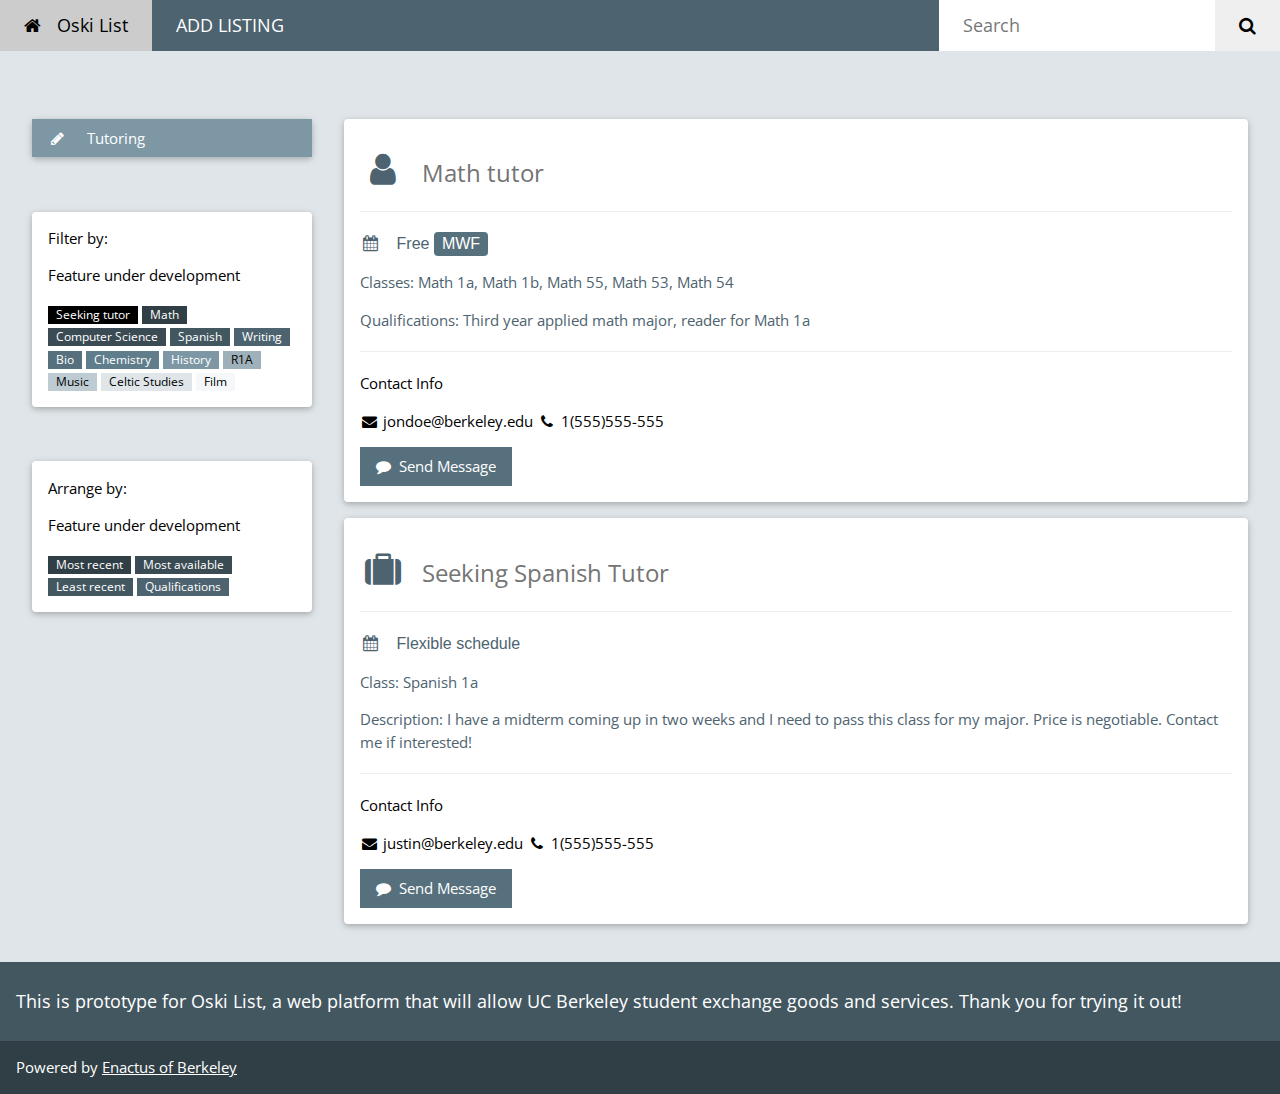
<file: index.html>
<!DOCTYPE html>
<html>
<title>OskiList</title>
<meta charset="UTF-8">
<meta name="viewport" content="width=device-width, initial-scale=1">
<link rel="stylesheet" href="templatestyle.css">
<link rel="stylesheet" href="theme.css">
<link rel='stylesheet' href='https://fonts.googleapis.com/css?family=Open+Sans'>
<link rel="stylesheet" href="https://cdnjs.cloudflare.com/ajax/libs/font-awesome/4.7.0/css/font-awesome.min.css">
<style>
html,body,h1,h2,h3,h4,h5 {font-family: "Open Sans", sans-serif}
</style>
<body class="theme-l4">

<
<!-- Navbar -->
<div class="top">
 <div class="bar theme-d2 left-align large">
  <a class="bar-item button hide-medium hide-large right padding-large hover-white large theme-d2" href="javascript:void(0);" onclick="openNav()"><i class="fa fa-bars"></i></a>
  <a href="#" class="bar-item button padding-large theme-d4"><i class="fa fa-home margin-right"></i>Oski List</a>
  <!--div class="dropdown-hover hide-small">
    <button class="button padding-large" title="Account Settings"><i class="fa fa-user"></i></button>
    <div class="dropdown-content card-2 bar-block" style="width:300px">
      <a href="#" class="bar-item button">Logout</a>
      <a href="#" class="bar-item button">Account Settings</a>
      <a href="#" class="bar-item button">Privacy Settings</a>
    </div>
  </div>
  <a href="#" class="bar-item button hide-small padding-large hover-white" title="Messages"><i class="fa fa-envelope"></i></a>
  <div class="dropdown-hover hide-small">
    <button class="button padding-large" title="Notifications"><i class="fa fa-bell"></i><span class="badge right small green">3</span></button>
    <div class="dropdown-content card-4 bar-block" style="width:300px">
      <a href="#" class="bar-item button">One new message</a>
      <a href="#" class="bar-item button">John Doe likes your post</a>
      <a href="#" class="bar-item button">Jane likes your post</a>
    </div>
  </div>

  
   <div class="dropdown-content card-2 bar-block" style="width:300px">
      <a href="#" class="bar-item button">Logout</a>
      <a href="#" class="bar-item button">Account Settings</a>
      <a href="#" class="bar-item button">Privacy Settings</a>
    </div> -->

  <a href="https://goo.gl/forms/BQXrUSwY0uavyoc62" target="_blank" class="bar-item button hide-small padding-large hover-white" title="Add Listing">
    ADD LISTING
  </a>
  <form action="search.php">
    <button type="submit" class="bar-item right padding-large"><i class="fa fa-search"></i></button>
      <input type="text" class="bar-item right padding-large" placeholder="Search" name="search">
    </form>
    
 </div>
</div>

<!-- Navbar on small screens -->
<div id="navDemo" class="bar-block theme-d2 hide hide-large hide-medium large">
  <a href="#" class="bar-item button padding-large">Link 1</a>
  <a href="#" class="bar-item button padding-large">Link 2</a>
  <a href="#" class="bar-item button padding-large">Link 3</a>
  <a href="#" class="bar-item button padding-large">My Profile</a>
</div>

<!-- Page Container -->
<div class="container content" style="max-width:1400px;margin-top:80px">    
	 <!-- The Grid -->
     <div class="row">
     
     <!-- Left Column -->
    <div class="col m3">
        
      <!-- Accordion -->
      <div class="card round margin">
        <div class="white">
          <button onclick="myFunction('Demo1')" class="button block theme-l1 left-align"><i class="fa fa-pencil fa-fw margin-right"></i> Tutoring</button>
          <div id="Demo1" class="hide container">
            <!--p>Filter by</p>
             <label class="container">Math
              <input type="checkbox" checked="checked">
              <span class="checkmark"></span>
            </label>

            <label class="container">CS
              <input type="checkbox">
              <span class="checkmark"></span>
            </label-->
          </div>
          <!--button onclick="myFunction('Demo2')" class="button block theme-l1 left-align"><i class="fa fa-globe fa-fw margin-right"></i> For Sale</button>
          <!--div id="Demo2" class="hide container">
            <p>Under development</p>
          </div>
          <button onclick="myFunction('Demo3')" class="button block theme-l1 left-align"><i class="fa fa-users fa-fw margin-right"></i> Paid Opportunities</button>
          <div id="Demo3" class="hide container">
         <div class="row-padding">
         </div>
         <br>
          </div>
           <button onclick="myFunction('Demo3')" class="button block theme-l1 left-align"><i class="fa fa-suitcase fa-fw margin-right"></i> Housing Opportunities</button-->
        </div>      
      </div>
      <br>

     <!--  <div class="card round margin">
        <div class="white">
          <button onclick="myFunction('Demo4')" class="button block theme-l1 left-align"><i class="fa fa-search fa-fw margin-right"></i> Filter by</button>
          <label class="container">Math
              <input type="checkbox" checked="checked">
              <span class="checkmark"></span>
            </label>
        </div>
      </div> -->

      <div class="card round white hide-small margin">
        <div class="container">
          <p>Filter by:</p>
          <p>Feature under development</p>
          <p>
            <span class="tag small theme-d6">Seeking tutor</span>
            <span class="tag small theme-d5">Math</span>
            <span class="tag small theme-d4">Computer Science</span>
            <span class="tag small theme-d3">Spanish</span>
            <span class="tag small theme-d2">Writing</span>
            <span class="tag small theme-d1">Bio</span>
            <span class="tag small theme">Chemistry</span>
            <span class="tag small theme-l1">History</span>
            <span class="tag small theme-l2">R1A</span>
            <span class="tag small theme-l3">Music</span>
            <span class="tag small theme-l4">Celtic Studies</span>
            <span class="tag small theme-l5">Film</span>
          </p>
        </div>
      </div>
      <br>

      <div class="card round white hide-small margin">
        <div class="container">
          <p>Arrange by:</p>
          <p>Feature under development</p>
          <p>
            <span class="tag small theme-d5">Most recent</span>
            <span class="tag small theme-d4">Most available</span>
            <span class="tag small theme-d3">Least recent</span>
            <span class="tag small theme-d2">Qualifications</span>
          </p>
        </div>
      </div>
      <br>
      
      <!-- Interests --> 
      <!-- <div class="card round white margin">
        <div class="container">
          <select placeholder="select class">
            <optiona></option>

          </select>
          </div>      
      </div> -->
          

      
      <!-- Alert Box -->
      <!-- <div class="container display-container round theme-l4 border theme-border margin-bottom hide-small">
        <span onclick="this.parentElement.style.display='none'" class="button theme-l3 display-topright">
          <i class="fa fa-remove"></i>
        </span>
        <p><strong>Hey!</strong></p>
        <p>People are looking at your profile. Find out who.</p>
      </div> -->
    
    <!-- End Left Column -->
    </div>
         
      
    <!-- Middle Column -->
    <div class="col m9">
    
      <!-- <div class="row-padding">
        <div class="col m12">
          <div class="card round white">
            <div class="container padding">
              </div>
            </div>
          </div>
        </div> -->

      
      <div class="container card white round margin"><br>
        <h3 class="text-grey padding-15"><i class="fa fa-user fa-fw margin-right xxlarge text-bluish"></i>Math tutor</h3>
        <hr class="clear">
        <h6 class="text-bluish"><i class="fa fa-calendar fa-fw margin-right"></i>Free <span class="tag theme-d1 round">MWF</span></h6>
        <p class= "text-bluish">Classes: Math 1a, Math 1b, Math 55, Math 53, Math 54</p>
        <p class= "text-bluish">Qualifications: Third year applied math major, reader for Math 1a</p>
        <hr class="clear">
        <p><i class="text-bluish"></i>Contact Info</p>
        <p><i class="fa fa-envelope fa-fw"></i> jondoe@berkeley.edu      
         <i class="fa fa-phone fa-fw"></i> 1(555)555-555 
         </p>
        <button type="button" class="button theme-d1 margin-bottom"><i class="fa fa-comment"></i>  Send Message </button> 
      </div>
      
      <div class="container card white round margin"><br>
        <h3 class="text-grey padding-15"><i class="fa fa-suitcase fa-fw margin-right xxlarge text-bluish"></i>Seeking Spanish Tutor</h3>
        <hr class="clear">
        <h6 class="text-bluish"><i class="fa fa-calendar fa-fw margin-right"></i>Flexible schedule </h6>
        <p class= "text-bluish">Class: Spanish 1a</p>
        <p class= "text-bluish">Description: I have a midterm coming up in two weeks and I need to pass this class for my major. Price is negotiable. Contact me if interested!</p>
        <hr class="clear">
        <p><i class="text-bluish"></i>Contact Info</p>
        <p><i class="fa fa-envelope fa-fw"></i> justin@berkeley.edu      
         <i class="fa fa-phone fa-fw"></i> 1(555)555-555 
         </p>
        <button type="button" class="button theme-d1 margin-bottom"><i class="fa fa-comment"></i>  Send Message </button> 
      </div>

      <!--div class="container card white round margin"><br>
        <span class="right opacity">1 min</span>
        <h3 class="text-grey padding-15"><i class="fa fa-suitcase fa-fw margin-right xxlarge text-bluish"></i>Job Title</h3>
        <hr class="clear">
        <h6 class="text-bluish"><i class="fa fa-calendar fa-fw margin-right"></i>Jan 2015 - <span class="tag theme-d1 round">Current</span></h6>
        <p class= "text-bluish">Job description, what they are looking for...Lorem ipsum dolor sit amet, consectetur adipisicing elit, sed do eiusmod tempor incididunt ut labore et dolore magna aliqua. Ut enim ad minim veniam, quis nostrud exercitation ullamco laboris nisi ut aliquip ex ea commodo consequat.</p>
        <hr class="clear">
        <p><i class="text-bluish"></i>Contact Info</p>
        <p><i class="fa fa-envelope fa-fw"></i> jondoe@berkeley.edu      
         <i class="fa fa-phone fa-fw"></i> 1(555)555-555 
         </p>
        <button type="button" class="button theme-d1 margin-bottom"><i class="fa fa-comment"></i>  Send Message </button> 
      </div>
      
    <!-- End Middle Column -->
    </div>
    
   
    
  <!-- End Grid -->
  </div>
  
<!-- End Page Container -->
</div>
<br>

<!-- Footer -->
<footer class="container theme-d3 padding-16">
  <h5>This is prototype for Oski List, a web platform that will allow UC Berkeley student exchange goods and services. Thank you for trying it out!
</h5>
</footer>

<footer class="container theme-d5">
  <p>Powered by <a href="https://enactus.berkeley.edu" target="_blank">Enactus of Berkeley</a></p>
</footer>
 
<script>
// Accordion
function myFunction(id) {
    var x = document.getElementById(id);
    if (x.className.indexOf("show") == -1) {
        x.className += " show";
        x.previousElementSibling.className += " theme-d1";
    } else { 
        x.className = x.className.replace("show", "");
        x.previousElementSibling.className = 
        x.previousElementSibling.className.replace(" theme-d1", "");
    }
}

// Used to toggle the menu on smaller screens when clicking on the menu button
function openNav() {
    var x = document.getElementById("navDemo");
    if (x.className.indexOf("show") == -1) {
        x.className += " show";
    } else { 
        x.className = x.className.replace(" show", "");
    }
}
</script>

</body>
</html>
</file>
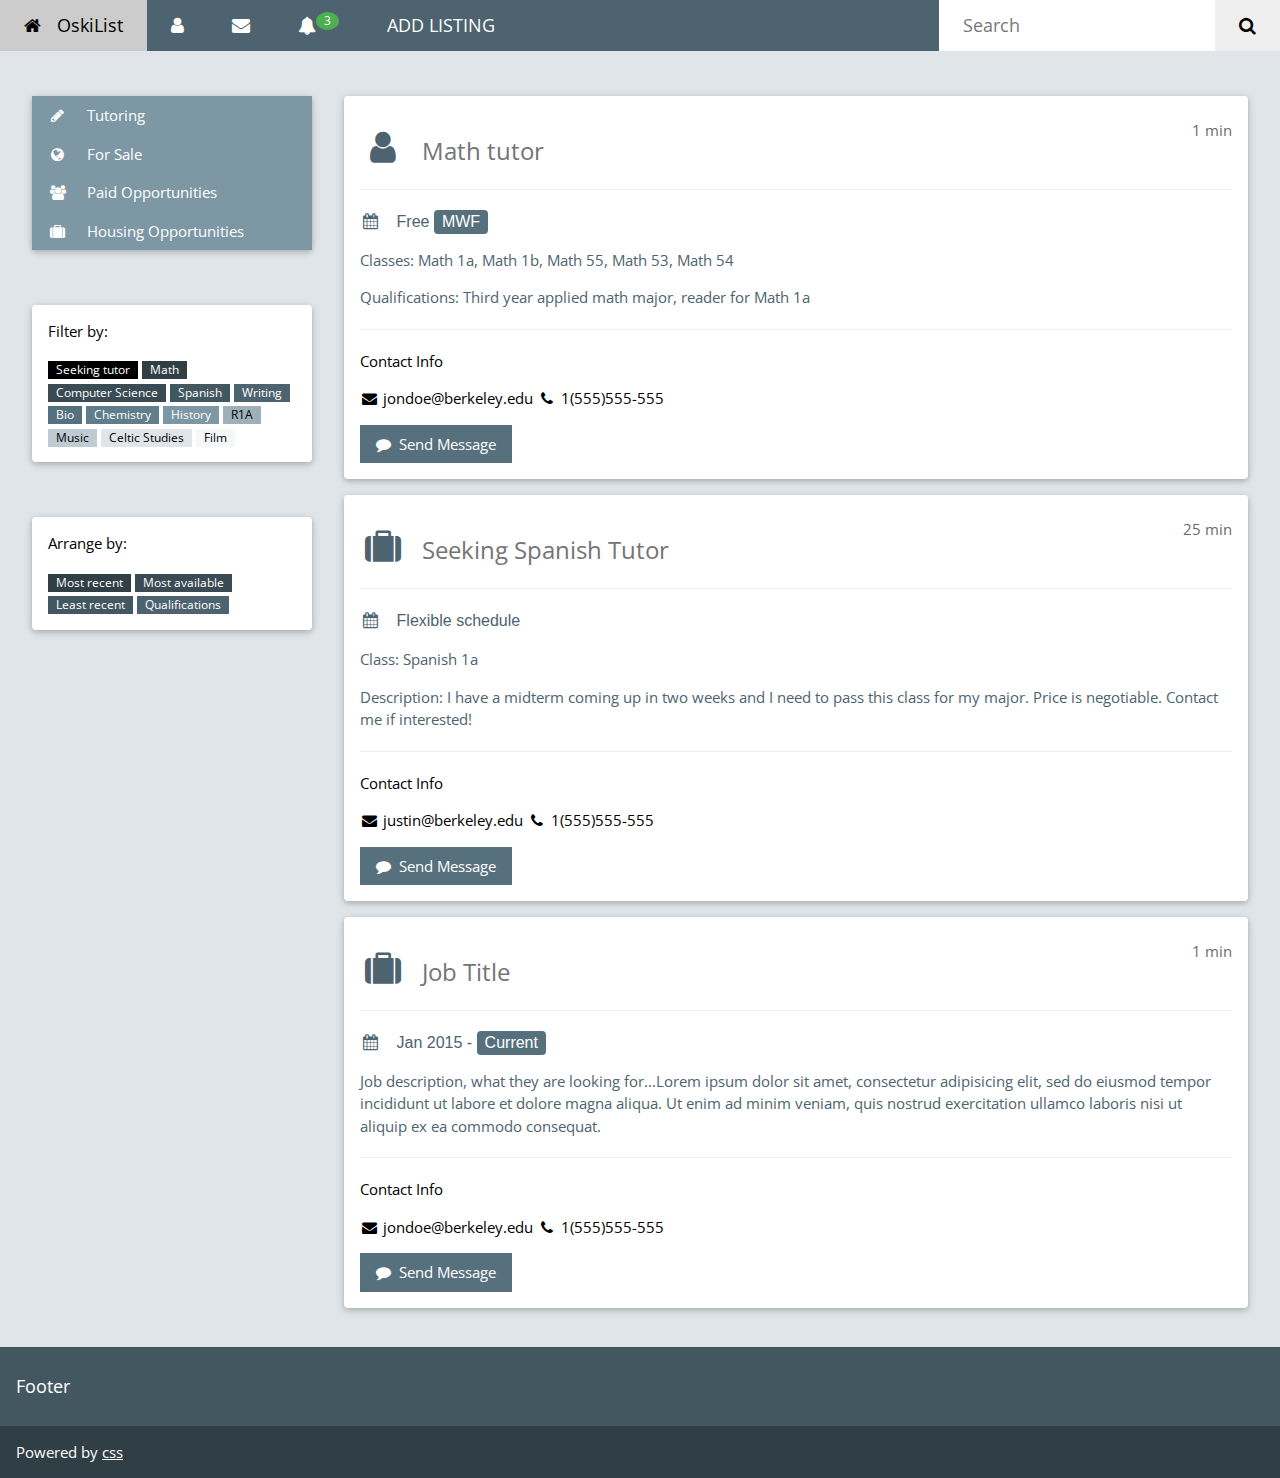
<file: template.html>
<!DOCTYPE html>
<html>
<title>OskiList</title>
<meta charset="UTF-8">
<meta name="viewport" content="width=device-width, initial-scale=1">
<link rel="stylesheet" href="templatestyle.css">
<link rel="stylesheet" href="theme.css">
<link rel='stylesheet' href='https://fonts.googleapis.com/css?family=Open+Sans'>
<link rel="stylesheet" href="https://cdnjs.cloudflare.com/ajax/libs/font-awesome/4.7.0/css/font-awesome.min.css">
<style>
html,body,h1,h2,h3,h4,h5 {font-family: "Open Sans", sans-serif}
</style>
<body class="theme-l4">

<!-- Navbar -->
<div class="top">
 <div class="bar theme-d2 left-align large">
  <a class="bar-item button hide-medium hide-large right padding-large hover-white large theme-d2" href="javascript:void(0);" onclick="openNav()"><i class="fa fa-bars"></i></a>
  <a href="#" class="bar-item button padding-large theme-d4"><i class="fa fa-home margin-right"></i>OskiList</a>
  <div class="dropdown-hover hide-small">
    <button class="button padding-large" title="Account Settings"><i class="fa fa-user"></i></button>
    <div class="dropdown-content card-2 bar-block" style="width:300px">
      <a href="#" class="bar-item button">Logout</a>
      <a href="#" class="bar-item button">Account Settings</a>
      <a href="#" class="bar-item button">Privacy Settings</a>
    </div>
  </div>
  <a href="#" class="bar-item button hide-small padding-large hover-white" title="Messages"><i class="fa fa-envelope"></i></a>
  <div class="dropdown-hover hide-small">
    <button class="button padding-large" title="Notifications"><i class="fa fa-bell"></i><span class="badge right small green">3</span></button>
    <div class="dropdown-content card-4 bar-block" style="width:300px">
      <a href="#" class="bar-item button">One new message</a>
      <a href="#" class="bar-item button">John Doe likes your post</a>
      <a href="#" class="bar-item button">Jane likes your post</a>
    </div>
  </div>

  <!-- 
   <div class="dropdown-content card-2 bar-block" style="width:300px">
      <a href="#" class="bar-item button">Logout</a>
      <a href="#" class="bar-item button">Account Settings</a>
      <a href="#" class="bar-item button">Privacy Settings</a>
    </div> -->

  <a href="#" class="bar-item button hide-small padding-large hover-white" title="My Account">
    ADD LISTING
  </a>
  <form action="search.php">
    <button type="submit" class="bar-item right padding-large"><i class="fa fa-search"></i></button>
      <input type="text" class="bar-item right padding-large" placeholder="Search" name="search">
    </form>
    
 </div>
</div>

<!-- Navbar on small screens -->
<div id="navDemo" class="bar-block theme-d2 hide hide-large hide-medium large">
  <a href="#" class="bar-item button padding-large">Link 1</a>
  <a href="#" class="bar-item button padding-large">Link 2</a>
  <a href="#" class="bar-item button padding-large">Link 3</a>
  <a href="#" class="bar-item button padding-large">My Profile</a>
</div>

<!-- Page Container -->
<div class="container content" style="max-width:1400px;margin-top:80px">    
	 <!-- The Grid -->
     <div class="row">
     
     <!-- Left Column -->
    <div class="col m3">
        
      <!-- Accordion -->
      <div class="card round margin">
        <div class="white">
          <button onclick="myFunction('Demo1')" class="button block theme-l1 left-align"><i class="fa fa-pencil fa-fw margin-right"></i> Tutoring</button>
          <div id="Demo1" class="hide container">
            <p>Filter by</p>
             <label class="container">Math
              <input type="checkbox" checked="checked">
              <span class="checkmark"></span>
            </label>

            <label class="container">CS
              <input type="checkbox">
              <span class="checkmark"></span>
            </label>
          </div>
          <button onclick="myFunction('Demo2')" class="button block theme-l1 left-align"><i class="fa fa-globe fa-fw margin-right"></i> For Sale</button>
          <div id="Demo2" class="hide container">
            <p>Some other text..</p>
          </div>
          <button onclick="myFunction('Demo3')" class="button block theme-l1 left-align"><i class="fa fa-users fa-fw margin-right"></i> Paid Opportunities</button>
          <div id="Demo3" class="hide container">
         <div class="row-padding">

         </div>

         <br>
          </div>
           <button onclick="myFunction('Demo3')" class="button block theme-l1 left-align"><i class="fa fa-suitcase fa-fw margin-right"></i> Housing Opportunities</button>
        </div>      
      </div>
      <br>

     <!--  <div class="card round margin">
        <div class="white">
          <button onclick="myFunction('Demo4')" class="button block theme-l1 left-align"><i class="fa fa-search fa-fw margin-right"></i> Filter by</button>
          <label class="container">Math
              <input type="checkbox" checked="checked">
              <span class="checkmark"></span>
            </label>
        </div>
      </div> -->

      <div class="card round white hide-small margin">
        <div class="container">
          <p>Filter by:</p>
          <p>
            <span class="tag small theme-d6">Seeking tutor</span>
            <span class="tag small theme-d5">Math</span>
            <span class="tag small theme-d4">Computer Science</span>
            <span class="tag small theme-d3">Spanish</span>
            <span class="tag small theme-d2">Writing</span>
            <span class="tag small theme-d1">Bio</span>
            <span class="tag small theme">Chemistry</span>
            <span class="tag small theme-l1">History</span>
            <span class="tag small theme-l2">R1A</span>
            <span class="tag small theme-l3">Music</span>
            <span class="tag small theme-l4">Celtic Studies</span>
            <span class="tag small theme-l5">Film</span>
          </p>
        </div>
      </div>
      <br>

      <div class="card round white hide-small margin">
        <div class="container">
          <p>Arrange by:</p>
          <p>
            <span class="tag small theme-d5">Most recent</span>
            <span class="tag small theme-d4">Most available</span>
            <span class="tag small theme-d3">Least recent</span>
            <span class="tag small theme-d2">Qualifications</span>
          </p>
        </div>
      </div>
      <br>
      
      <!-- Interests --> 
      <!-- <div class="card round white margin">
        <div class="container">
          <select placeholder="select class">
            <optiona></option>

          </select>
          </div>      
      </div> -->
          

      
      <!-- Alert Box -->
      <!-- <div class="container display-container round theme-l4 border theme-border margin-bottom hide-small">
        <span onclick="this.parentElement.style.display='none'" class="button theme-l3 display-topright">
          <i class="fa fa-remove"></i>
        </span>
        <p><strong>Hey!</strong></p>
        <p>People are looking at your profile. Find out who.</p>
      </div> -->
    
    <!-- End Left Column -->
    </div>
         
      
    <!-- Middle Column -->
    <div class="col m9">
    
      <!-- <div class="row-padding">
        <div class="col m12">
          <div class="card round white">
            <div class="container padding">
              </div>
            </div>
          </div>
        </div> -->

      
      <div class="container card white round margin"><br>
        <span class="right opacity">1 min</span>
        <h3 class="text-grey padding-15"><i class="fa fa-user fa-fw margin-right xxlarge text-bluish"></i>Math tutor</h3>
        <hr class="clear">
        <h6 class="text-bluish"><i class="fa fa-calendar fa-fw margin-right"></i>Free <span class="tag theme-d1 round">MWF</span></h6>
        <p class= "text-bluish">Classes: Math 1a, Math 1b, Math 55, Math 53, Math 54</p>
        <p class= "text-bluish">Qualifications: Third year applied math major, reader for Math 1a</p>
        <hr class="clear">
        <p><i class="text-bluish"></i>Contact Info</p>
        <p><i class="fa fa-envelope fa-fw"></i> jondoe@berkeley.edu      
         <i class="fa fa-phone fa-fw"></i> 1(555)555-555 
         </p>
        <button type="button" class="button theme-d1 margin-bottom"><i class="fa fa-comment"></i>  Send Message </button> 
      </div>
      
      <div class="container card white round margin"><br>
        <span class="right opacity">25 min</span>
        <h3 class="text-grey padding-15"><i class="fa fa-suitcase fa-fw margin-right xxlarge text-bluish"></i>Seeking Spanish Tutor</h3>
        <hr class="clear">
        <h6 class="text-bluish"><i class="fa fa-calendar fa-fw margin-right"></i>Flexible schedule </h6>
        <p class= "text-bluish">Class: Spanish 1a</p>
        <p class= "text-bluish">Description: I have a midterm coming up in two weeks and I need to pass this class for my major. Price is negotiable. Contact me if interested!</p>
        <hr class="clear">
        <p><i class="text-bluish"></i>Contact Info</p>
        <p><i class="fa fa-envelope fa-fw"></i> justin@berkeley.edu      
         <i class="fa fa-phone fa-fw"></i> 1(555)555-555 
         </p>
        <button type="button" class="button theme-d1 margin-bottom"><i class="fa fa-comment"></i>  Send Message </button> 
      </div>

      <div class="container card white round margin"><br>
        <span class="right opacity">1 min</span>
        <h3 class="text-grey padding-15"><i class="fa fa-suitcase fa-fw margin-right xxlarge text-bluish"></i>Job Title</h3>
        <hr class="clear">
        <h6 class="text-bluish"><i class="fa fa-calendar fa-fw margin-right"></i>Jan 2015 - <span class="tag theme-d1 round">Current</span></h6>
        <p class= "text-bluish">Job description, what they are looking for...Lorem ipsum dolor sit amet, consectetur adipisicing elit, sed do eiusmod tempor incididunt ut labore et dolore magna aliqua. Ut enim ad minim veniam, quis nostrud exercitation ullamco laboris nisi ut aliquip ex ea commodo consequat.</p>
        <hr class="clear">
        <p><i class="text-bluish"></i>Contact Info</p>
        <p><i class="fa fa-envelope fa-fw"></i> jondoe@berkeley.edu      
         <i class="fa fa-phone fa-fw"></i> 1(555)555-555 
         </p>
        <button type="button" class="button theme-d1 margin-bottom"><i class="fa fa-comment"></i>  Send Message </button> 
      </div>
      
    <!-- End Middle Column -->
    </div>
    
   
    
  <!-- End Grid -->
  </div>
  
<!-- End Page Container -->
</div>
<br>

<!-- Footer -->
<footer class="container theme-d3 padding-16">
  <h5>Footer</h5>
</footer>

<footer class="container theme-d5">
  <p>Powered by <a href="https://www.chools.com/ss/default.asp" target="_blank">css</a></p>
</footer>
 
<script>
// Accordion
function myFunction(id) {
    var x = document.getElementById(id);
    if (x.className.indexOf("show") == -1) {
        x.className += " show";
        x.previousElementSibling.className += " theme-d1";
    } else { 
        x.className = x.className.replace("show", "");
        x.previousElementSibling.className = 
        x.previousElementSibling.className.replace(" theme-d1", "");
    }
}

// Used to toggle the menu on smaller screens when clicking on the menu button
function openNav() {
    var x = document.getElementById("navDemo");
    if (x.className.indexOf("show") == -1) {
        x.className += " show";
    } else { 
        x.className = x.className.replace(" show", "");
    }
}
</script>

</body>
</html>
</file>
<file: theme.css>
.theme-l5 {color:#000 !important; background-color:#f5f7f8 !important}
.theme-l4 {color:#000 !important; background-color:#dfe5e8 !important}
.theme-l3 {color:#000 !important; background-color:#becbd2 !important}
.theme-l2 {color:#000 !important; background-color:#9eb1bb !important}
.theme-l1 {color:#fff !important; background-color:#7d97a5 !important}
.theme-d1 {color:#fff !important; background-color:#57707d !important}
.theme-d2 {color:#fff !important; background-color:#4d636f !important}
.theme-d3 {color:#fff !important; background-color:#435761 !important}
.theme-d4 {color:#fff !important; background-color:#3a4b53 !important}
.theme-d5 {color:#fff !important; background-color:#303e45 !important}

.theme-light {color:#000 !important; background-color:#f5f7f8 !important}
.theme-dark {color:#fff !important; background-color:#303e45 !important}
.theme-action {color:#fff !important; background-color:#303e45 !important}

.theme {color:#fff !important; background-color:#607d8b !important}
.text-theme {color:#607d8b !important}
.border-theme {border-color:#607d8b !important}

.hover-theme:hover {color:#fff !important; background-color:#607d8b !important}
.hover-text-theme:hover {color:#607d8b !important}
.hover-border-theme:hover {border-color:#607d8b !important}
</file>
<file: templatestyle.css>
/* CSS 4.10 February 2018 by Jan Egil and Borge Refsnes */
html{box-sizing:border-box}*,*:before,*:after{box-sizing:inherit}
/* Extract from normalize.css by Nicolas Gallagher and Jonathan Neal git.io/normalize */
html{-ms-text-size-adjust:100%;-webkit-text-size-adjust:100%}body{margin:0}
article,aside,details,figcaption,figure,footer,header,main,menu,nav,section,summary{display:block}
audio,canvas,progress,video{display:inline-block}progress{vertical-align:baseline}
audio:not([controls]){display:none;height:0}[hidden],template{display:none}
a{background-color:transparent;-webkit-text-decoration-skip:objects}
a:active,a:hover{outline-width:0}abbr[title]{border-bottom:none;text-decoration:underline;text-decoration:underline dotted}
dfn{font-style:italic}mark{background:#ff0;color:#000}
small{font-size:80%}sub,sup{font-size:75%;line-height:0;position:relative;vertical-align:baseline}
sub{bottom:-0.25em}sup{top:-0.5em}figure{margin:1em 40px}img{border-style:none}svg:not(:root){overflow:hidden}
code,kbd,pre,samp{font-family:monospace,monospace;font-size:1em}hr{box-sizing:content-box;height:0;overflow:visible}
button,input,select,textarea{font:inherit;margin:0}optgroup{font-weight:bold}
button,input{overflow:visible}button,select{text-transform:none}
button,html [type=button],[type=reset],[type=submit]{-webkit-appearance:button}
button::-moz-focus-inner, [type=button]::-moz-focus-inner, [type=reset]::-moz-focus-inner, [type=submit]::-moz-focus-inner{border-style:none;padding:0}
button:-moz-focusring, [type=button]:-moz-focusring, [type=reset]:-moz-focusring, [type=submit]:-moz-focusring{outline:1px dotted ButtonText}
fieldset{border:1px solid #c0c0c0;margin:0 2px;padding:.35em .625em .75em}
legend{color:inherit;display:table;max-width:100%;padding:0;white-space:normal}textarea{overflow:auto}
[type=checkbox],[type=radio]{padding:0}
[type=number]::-webkit-inner-spin-button,[type=number]::-webkit-outer-spin-button{height:auto}
[type=search]{-webkit-appearance:textfield;outline-offset:-2px}
[type=search]::-webkit-search-cancel-button,[type=search]::-webkit-search-decoration{-webkit-appearance:none}
::-webkit-input-placeholder{color:inherit;opacity:0.54}
::-webkit-file-upload-button{-webkit-appearance:button;font:inherit}
/* End extract */
html,body{font-family:Verdana,sans-serif;font-size:15px;line-height:1.5}html{overflow-x:hidden}
h1{font-size:36px}h2{font-size:30px}h3{font-size:24px}h4{font-size:20px}h5{font-size:18px}h6{font-size:16px}.serif{font-family:serif}
h1,h2,h3,h4,h5,h6{font-family:"Segoe UI",Arial,sans-serif;font-weight:400;margin:10px 0}.wide{letter-spacing:4px}
hr{border:0;border-top:1px solid #eee;margin:20px 0}
.image{max-width:100%;height:auto}img{vertical-align:middle}a{color:inherit}
.table,.table-all{border-collapse:collapse;border-spacing:0;width:100%;display:table}.table-all{border:1px solid #ccc}
.bordered tr,.table-all tr{border-bottom:1px solid #ddd}.striped tbody tr:nth-child(even){background-color:#f1f1f1}
.table-all tr:nth-child(odd){background-color:#fff}.table-all tr:nth-child(even){background-color:#f1f1f1}
.hoverable tbody tr:hover,.ul.hoverable li:hover{background-color:#ccc}.centered tr th,.centered tr td{text-align:center}
.table td,.table th,.table-all td,.table-all th{padding:8px 8px;display:table-cell;text-align:left;vertical-align:top}
.table th:first-child,.table td:first-child,.table-all th:first-child,.table-all td:first-child{padding-left:16px}
.btn,.button{border:none;display:inline-block;padding:8px 16px;vertical-align:middle;overflow:hidden;text-decoration:none;color:inherit;background-color:inherit;text-align:center;cursor:pointer;white-space:nowrap}
.btn:hover{box-shadow:0 8px 16px 0 rgba(0,0,0,0.2),0 6px 20px 0 rgba(0,0,0,0.19)}
.btn,.button{-webkit-touch-callout:none;-webkit-user-select:none;-khtml-user-select:none;-moz-user-select:none;-ms-user-select:none;user-select:none}   
.disabled,.btn:disabled,.button:disabled{cursor:not-allowed;opacity:0.3}.disabled *,:disabled *{pointer-events:none}
.btn.disabled:hover,.btn:disabled:hover{box-shadow:none}
.badge,.tag{background-color:#000;color:#fff;display:inline-block;padding-left:8px;padding-right:8px;text-align:center}.badge{border-radius:50%}
.ul{list-style-type:none;padding:0;margin:0}.ul li{padding:8px 16px;border-bottom:1px solid #ddd}.ul li:last-child{border-bottom:none}
.tooltip,.display-container{position:relative}.tooltip .text{display:none}.tooltip:hover .text{display:inline-block}
.ripple:active{opacity:0.5}.ripple{transition:opacity 0s}
.input{padding:8px;display:block;border:none;border-bottom:1px solid #ccc;width:100%}
.select{padding:9px 0;width:100%;border:none;border-bottom:1px solid #ccc}
.dropdown-click,.dropdown-hover{position:relative;display:inline-block;cursor:pointer}
.dropdown-hover:hover .dropdown-content{display:block}
.dropdown-hover:first-child,.dropdown-click:hover{background-color:#ccc;color:#000}
.dropdown-hover:hover > .button:first-child,.dropdown-click:hover > .button:first-child{background-color:#ccc;color:#000}
.dropdown-content{cursor:auto;color:#000;background-color:#fff;display:none;position:absolute;min-width:160px;margin:0;padding:0;z-index:1}
.check,.radio{width:24px;height:24px;position:relative;top:6px}
.sidebar{height:100%;width:200px;background-color:#fff;position:fixed!important;z-index:1;overflow:auto}
.bar-block .dropdown-hover,.bar-block .dropdown-click{width:100%}
.bar-block .dropdown-hover .dropdown-content,.bar-block .dropdown-click .dropdown-content{min-width:100%}
.bar-block .dropdown-hover .button,.bar-block .dropdown-click .button{width:100%;text-align:left;padding:8px 16px}
.main,#main{transition:margin-left .4s}
.modal{z-index:3;display:none;padding-top:100px;position:fixed;left:0;top:0;width:100%;height:100%;overflow:auto;background-color:rgb(0,0,0);background-color:rgba(0,0,0,0.4)}
.modal-content{margin:auto;background-color:#fff;position:relative;padding:0;outline:0;width:600px}
.bar{width:100%;overflow:hidden}.center .bar{display:inline-block;width:auto}
.bar .bar-item{padding:8px 16px;float:left;width:auto;border:none;display:block;outline:0}
.bar .dropdown-hover,.bar .dropdown-click{position:static;float:left}
.bar .button{white-space:normal}
.bar-block .bar-item{width:100%;display:block;padding:8px 16px;text-align:left;border:none;white-space:normal;float:none;outline:0}
.bar-block.center .bar-item{text-align:center}.block{display:block;width:100%}
.responsive{display:block;overflow-x:auto}
.container:after,.container:before,.panel:after,.panel:before,.row:after,.row:before,.row-padding:after,.row-padding:before,
.cell-row:before,.cell-row:after,.clear:after,.clear:before,.bar:before,.bar:after{content:"";display:table;clear:both}
.col,.half,.third,.twothird,.threequarter,.quarter{float:left;width:100%}
.col.s1{width:8.33333%}.col.s2{width:16.66666%}.col.s3{width:24.99999%}.col.s4{width:33.33333%}
.col.s5{width:41.66666%}.col.s6{width:49.99999%}.col.s7{width:58.33333%}.col.s8{width:66.66666%}
.col.s9{width:74.99999%}.col.s10{width:83.33333%}.col.s11{width:91.66666%}.col.s12{width:99.99999%}
@media (min-width:601px){.col.m1{width:8.33333%}.col.m2{width:16.66666%}.col.m3,.quarter{width:24.99999%}.col.m4,.third{width:33.33333%}
.col.m5{width:41.66666%}.col.m6,.half{width:49.99999%}.col.m7{width:58.33333%}.col.m8,.twothird{width:66.66666%}
.col.m9,.threequarter{width:74.99999%}.col.m10{width:83.33333%}.col.m11{width:91.66666%}.col.m12{width:99.99999%}}
@media (min-width:993px){.col.l1{width:8.33333%}.col.l2{width:16.66666%}.col.l3{width:24.99999%}.col.l4{width:33.33333%}
.col.l5{width:41.66666%}.col.l6{width:49.99999%}.col.l7{width:58.33333%}.col.l8{width:66.66666%}
.col.l9{width:74.99999%}.col.l10{width:83.33333%}.col.l11{width:91.66666%}.col.l12{width:99.99999%}}
.content{max-width:980px;margin:auto}.rest{overflow:hidden}
.cell-row{display:table;width:100%}.cell{display:table-cell}
.cell-top{vertical-align:top}.cell-middle{vertical-align:middle}.cell-bottom{vertical-align:bottom}
.hide{display:none!important}.show-block,.show{display:block!important}.show-inline-block{display:inline-block!important}
@media (max-width:600px){.modal-content{margin:0 10px;width:auto!important}.modal{padding-top:30px}
.dropdown-hover.mobile .dropdown-content,.dropdown-click.mobile .dropdown-content{position:relative}	
.hide-small{display:none!important}.mobile{display:block;width:100%!important}.bar-item.mobile,.dropdown-hover.mobile,.dropdown-click.mobile{text-align:center}
.dropdown-hover.mobile,.dropdown-hover.mobile .btn,.dropdown-hover.mobile .button,.dropdown-click.mobile,.dropdown-click.mobile .btn,.dropdown-click.mobile .button{width:100%}}
@media (max-width:768px){.modal-content{width:500px}.modal{padding-top:50px}}
@media (min-width:993px){.modal-content{width:900px}.hide-large{display:none!important}.sidebar.collapse{display:block!important}}
@media (max-width:992px) and (min-width:601px){.hide-medium{display:none!important}}
@media (max-width:992px){.sidebar.collapse{display:none}.main{margin-left:0!important;margin-right:0!important}}
.top,.bottom{position:fixed;width:100%;z-index:1}.top{top:0}.bottom{bottom:0}
.overlay{position:fixed;display:none;width:100%;height:100%;top:0;left:0;right:0;bottom:0;background-color:rgba(0,0,0,0.5);z-index:2}
.display-topleft{position:absolute;left:0;top:0}.display-topright{position:absolute;right:0;top:0}
.display-bottomleft{position:absolute;left:0;bottom:0}.display-bottomright{position:absolute;right:0;bottom:0}
.display-middle{position:absolute;top:50%;left:50%;transform:translate(-50%,-50%);-ms-transform:translate(-50%,-50%)}
.display-left{position:absolute;top:50%;left:0%;transform:translate(0%,-50%);-ms-transform:translate(-0%,-50%)}
.display-right{position:absolute;top:50%;right:0%;transform:translate(0%,-50%);-ms-transform:translate(0%,-50%)}
.display-topmiddle{position:absolute;left:50%;top:0;transform:translate(-50%,0%);-ms-transform:translate(-50%,0%)}
.display-bottommiddle{position:absolute;left:50%;bottom:0;transform:translate(-50%,0%);-ms-transform:translate(-50%,0%)}
.display-container:hover .display-hover{display:block}.display-container:hover span.display-hover{display:inline-block}.display-hover{display:none}
.display-position{position:absolute}
.circle{border-radius:50%}
.round-small{border-radius:2px}.round,.round-medium{border-radius:4px}.round-large{border-radius:8px}.round-xlarge{border-radius:16px}.round-xxlarge{border-radius:32px}
.row-padding,.row-padding>.half,.row-padding>.third,.row-padding>.twothird,.row-padding>.threequarter,.row-padding>.quarter,.row-padding>.col{padding:0 8px}
.container,.panel{padding:0.01em 16px}.panel{margin-top:16px;margin-bottom:16px}
.code,.codespan{font-family:Consolas,"courier new";font-size:16px}
.code{width:auto;background-color:#fff;padding:8px 12px;border-left:4px solid #4CAF50;word-wrap:break-word}
.codespan{color:crimson;background-color:#f1f1f1;padding-left:4px;padding-right:4px;font-size:110%}
.card,.card-2{box-shadow:0 2px 5px 0 rgba(0,0,0,0.16),0 2px 10px 0 rgba(0,0,0,0.12)}
.card-4,.hover-shadow:hover{box-shadow:0 4px 10px 0 rgba(0,0,0,0.2),0 4px 20px 0 rgba(0,0,0,0.19)}
.spin{animation:spin 2s infinite linear}@keyframes spin{0%{transform:rotate(0deg)}100%{transform:rotate(359deg)}}
.animate-fading{animation:fading 10s infinite}@keyframes fading{0%{opacity:0}50%{opacity:1}100%{opacity:0}}
.animate-opacity{animation:opac 0.8s}@keyframes opac{from{opacity:0} to{opacity:1}}
.animate-top{position:relative;animation:animatetop 0.4s}@keyframes animatetop{from{top:-300px;opacity:0} to{top:0;opacity:1}}
.animate-left{position:relative;animation:animateleft 0.4s}@keyframes animateleft{from{left:-300px;opacity:0} to{left:0;opacity:1}}
.animate-right{position:relative;animation:animateright 0.4s}@keyframes animateright{from{right:-300px;opacity:0} to{right:0;opacity:1}}
.animate-bottom{position:relative;animation:animatebottom 0.4s}@keyframes animatebottom{from{bottom:-300px;opacity:0} to{bottom:0;opacity:1}}
.animate-zoom {animation:animatezoom 0.6s}@keyframes animatezoom{from{transform:scale(0)} to{transform:scale(1)}}
.animate-input{transition:width 0.4s ease-in-out}.animate-input:focus{width:100%!important}
.opacity,.hover-opacity:hover{opacity:0.60}.opacity-off,.hover-opacity-off:hover{opacity:1}
.opacity-max{opacity:0.25}.opacity-min{opacity:0.75}
.greyscale-max,.grayscale-max,.hover-greyscale:hover,.hover-grayscale:hover{filter:grayscale(100%)}
.greyscale,.grayscale{filter:grayscale(75%)}.greyscale-min,.grayscale-min{filter:grayscale(50%)}
.sepia{filter:sepia(75%)}.sepia-max,.hover-sepia:hover{filter:sepia(100%)}.sepia-min{filter:sepia(50%)}
.tiny{font-size:10px!important}.small{font-size:12px!important}.medium{font-size:15px!important}.large{font-size:18px!important}
.xlarge{font-size:24px!important}.xxlarge{font-size:36px!important}.xxxlarge{font-size:48px!important}.jumbo{font-size:64px!important}
.left-align{text-align:left!important}.right-align{text-align:right!important}.justify{text-align:justify!important}.center{text-align:center!important}
.border-0{border:0!important}.border{border:1px solid #ccc!important}
.border-top{border-top:1px solid #ccc!important}.border-bottom{border-bottom:1px solid #ccc!important}
.border-left{border-left:1px solid #ccc!important}.border-right{border-right:1px solid #ccc!important}
.topbar{border-top:6px solid #ccc!important}.bottombar{border-bottom:6px solid #ccc!important}
.leftbar{border-left:6px solid #ccc!important}.rightbar{border-right:6px solid #ccc!important}
.section,.code{margin-top:16px!important;margin-bottom:16px!important}
.margin{margin:16px!important}.margin-top{margin-top:16px!important}.margin-bottom{margin-bottom:16px!important}
.margin-left{margin-left:16px!important}.margin-right{margin-right:16px!important}
.padding-small{padding:4px 8px!important}.padding{padding:8px 16px!important}.padding-large{padding:12px 24px!important}
.padding-16{padding-top:16px!important;padding-bottom:16px!important}.padding-24{padding-top:24px!important;padding-bottom:24px!important}
.padding-32{padding-top:32px!important;padding-bottom:32px!important}.padding-48{padding-top:48px!important;padding-bottom:48px!important}
.padding-64{padding-top:64px!important;padding-bottom:64px!important}
.left{float:left!important}.right{float:right!important}
.button:hover{color:#000!important;background-color:#ccc!important}
.transparent,.hover-none:hover{background-color:transparent!important}
.hover-none:hover{box-shadow:none!important}
/* Colors */
.amber,.hover-amber:hover{color:#000!important;background-color:#ffc107!important}
.aqua,.hover-aqua:hover{color:#000!important;background-color:#00ffff!important}
.blue,.hover-blue:hover{color:#fff!important;background-color:#2196F3!important}
.light-blue,.hover-light-blue:hover{color:#000!important;background-color:#87CEEB!important}
.brown,.hover-brown:hover{color:#fff!important;background-color:#795548!important}
.cyan,.hover-cyan:hover{color:#000!important;background-color:#00bcd4!important}
.blue-grey,.hover-blue-grey:hover,.blue-gray,.hover-blue-gray:hover{color:#fff!important;background-color:#607d8b!important}
.green,.hover-green:hover{color:#fff!important;background-color:#4CAF50!important}
.light-green,.hover-light-green:hover{color:#000!important;background-color:#8bc34a!important}
.indigo,.hover-indigo:hover{color:#fff!important;background-color:#3f51b5!important}
.khaki,.hover-khaki:hover{color:#000!important;background-color:#f0e68c!important}
.lime,.hover-lime:hover{color:#000!important;background-color:#cddc39!important}
.orange,.hover-orange:hover{color:#000!important;background-color:#ff9800!important}
.deep-orange,.hover-deep-orange:hover{color:#fff!important;background-color:#ff5722!important}
.pink,.hover-pink:hover{color:#fff!important;background-color:#e91e63!important}
.purple,.hover-purple:hover{color:#fff!important;background-color:#9c27b0!important}
.deep-purple,.hover-deep-purple:hover{color:#fff!important;background-color:#673ab7!important}
.red,.hover-red:hover{color:#fff!important;background-color:#f44336!important}
.sand,.hover-sand:hover{color:#000!important;background-color:#fdf5e6!important}
.teal,.hover-teal:hover{color:#fff!important;background-color:#009688!important}
.yellow,.hover-yellow:hover{color:#000!important;background-color:#ffeb3b!important}
.white,.hover-white:hover{color:#000!important;background-color:#fff!important}
.black,.hover-black:hover{color:#fff!important;background-color:#000!important}
.grey,.hover-grey:hover,.gray,.hover-gray:hover{color:#000!important;background-color:#9e9e9e!important}
.light-grey,.hover-light-grey:hover,.light-gray,.hover-light-gray:hover{color:#000!important;background-color:#f1f1f1!important}
.dark-grey,.hover-dark-grey:hover,.dark-gray,.hover-dark-gray:hover{color:#fff!important;background-color:#616161!important}
.pale-red,.hover-pale-red:hover{color:#000!important;background-color:#ffdddd!important}
.pale-green,.hover-pale-green:hover{color:#000!important;background-color:#ddffdd!important}
.pale-yellow,.hover-pale-yellow:hover{color:#000!important;background-color:#ffffcc!important}
.pale-blue,.hover-pale-blue:hover{color:#000!important;background-color:#ddffff!important}
.text-amber,.hover-text-amber:hover{color:#ffc107!important}
.text-aqua,.hover-text-aqua:hover{color:#00ffff!important}
.text-blue,.hover-text-blue:hover{color:#2196F3!important}
.text-light-blue,.hover-text-light-blue:hover{color:#87CEEB!important}
.text-brown,.hover-text-brown:hover{color:#795548!important}
.text-cyan,.hover-text-cyan:hover{color:#00bcd4!important}
.text-blue-grey,.hover-text-blue-grey:hover,.text-blue-gray,.hover-text-blue-gray:hover{color:#607d8b!important}
.text-green,.hover-text-green:hover{color:#4CAF50!important}
.text-light-green,.hover-text-light-green:hover{color:#8bc34a!important}
.text-indigo,.hover-text-indigo:hover{color:#3f51b5!important}
.text-khaki,.hover-text-khaki:hover{color:#b4aa50!important}
.text-lime,.hover-text-lime:hover{color:#cddc39!important}
.text-orange,.hover-text-orange:hover{color:#ff9800!important}
.text-deep-orange,.hover-text-deep-orange:hover{color:#ff5722!important}
.text-pink,.hover-text-pink:hover{color:#e91e63!important}
.text-purple,.hover-text-purple:hover{color:#9c27b0!important}
.text-deep-purple,.hover-text-deep-purple:hover{color:#673ab7!important}
.text-red,.hover-text-red:hover{color:#f44336!important}
.text-sand,.hover-text-sand:hover{color:#fdf5e6!important}
.text-teal,.hover-text-teal:hover{color:#009688!important}
.text-yellow,.hover-text-yellow:hover{color:#d2be0e!important}
.text-white,.hover-text-white:hover{color:#fff!important}
.text-black,.hover-text-black:hover{color:#000!important}
.text-bluish,.hover-text-black:hover{color:#4d636f!important}
.text-grey,.hover-text-grey:hover,.text-gray,.hover-text-gray:hover{color:#757575!important}
.text-light-grey,.hover-text-light-grey:hover,.text-light-gray,.hover-text-light-gray:hover{color:#f1f1f1!important}
.text-dark-grey,.hover-text-dark-grey:hover,.text-dark-gray,.hover-text-dark-gray:hover{color:#3a3a3a!important}
.border-amber,.hover-border-amber:hover{border-color:#ffc107!important}
.border-aqua,.hover-border-aqua:hover{border-color:#00ffff!important}
.border-blue,.hover-border-blue:hover{border-color:#2196F3!important}
.border-light-blue,.hover-border-light-blue:hover{border-color:#87CEEB!important}
.border-brown,.hover-border-brown:hover{border-color:#795548!important}
.border-cyan,.hover-border-cyan:hover{border-color:#00bcd4!important}
.border-blue-grey,.hover-border-blue-grey:hover,.border-blue-gray,.hover-border-blue-gray:hover{border-color:#607d8b!important}
.border-green,.hover-border-green:hover{border-color:#4CAF50!important}
.border-light-green,.hover-border-light-green:hover{border-color:#8bc34a!important}
.border-indigo,.hover-border-indigo:hover{border-color:#3f51b5!important}
.border-khaki,.hover-border-khaki:hover{border-color:#f0e68c!important}
.border-lime,.hover-border-lime:hover{border-color:#cddc39!important}
.border-orange,.hover-border-orange:hover{border-color:#ff9800!important}
.border-deep-orange,.hover-border-deep-orange:hover{border-color:#ff5722!important}
.border-pink,.hover-border-pink:hover{border-color:#e91e63!important}
.border-purple,.hover-border-purple:hover{border-color:#9c27b0!important}
.border-deep-purple,.hover-border-deep-purple:hover{border-color:#673ab7!important}
.border-red,.hover-border-red:hover{border-color:#f44336!important}
.border-sand,.hover-border-sand:hover{border-color:#fdf5e6!important}
.border-teal,.hover-border-teal:hover{border-color:#009688!important}
.border-yellow,.hover-border-yellow:hover{border-color:#ffeb3b!important}
.border-white,.hover-border-white:hover{border-color:#fff!important}
.border-black,.hover-border-black:hover{border-color:#000!important}
.border-grey,.hover-border-grey:hover,.border-gray,.hover-border-gray:hover{border-color:#9e9e9e!important}
.border-light-grey,.hover-border-light-grey:hover,.border-light-gray,.hover-border-light-gray:hover{border-color:#f1f1f1!important}
.border-dark-grey,.hover-border-dark-grey:hover,.border-dark-gray,.hover-border-dark-gray:hover{border-color:#616161!important}
.border-pale-red,.hover-border-pale-red:hover{border-color:#ffe7e7!important}.border-pale-green,.hover-border-pale-green:hover{border-color:#e7ffe7!important}
.border-pale-yellow,.hover-border-pale-yellow:hover{border-color:#ffffcc!important}.border-pale-blue,.hover-border-pale-blue:hover{border-color:#e7ffff!important}
</file>
